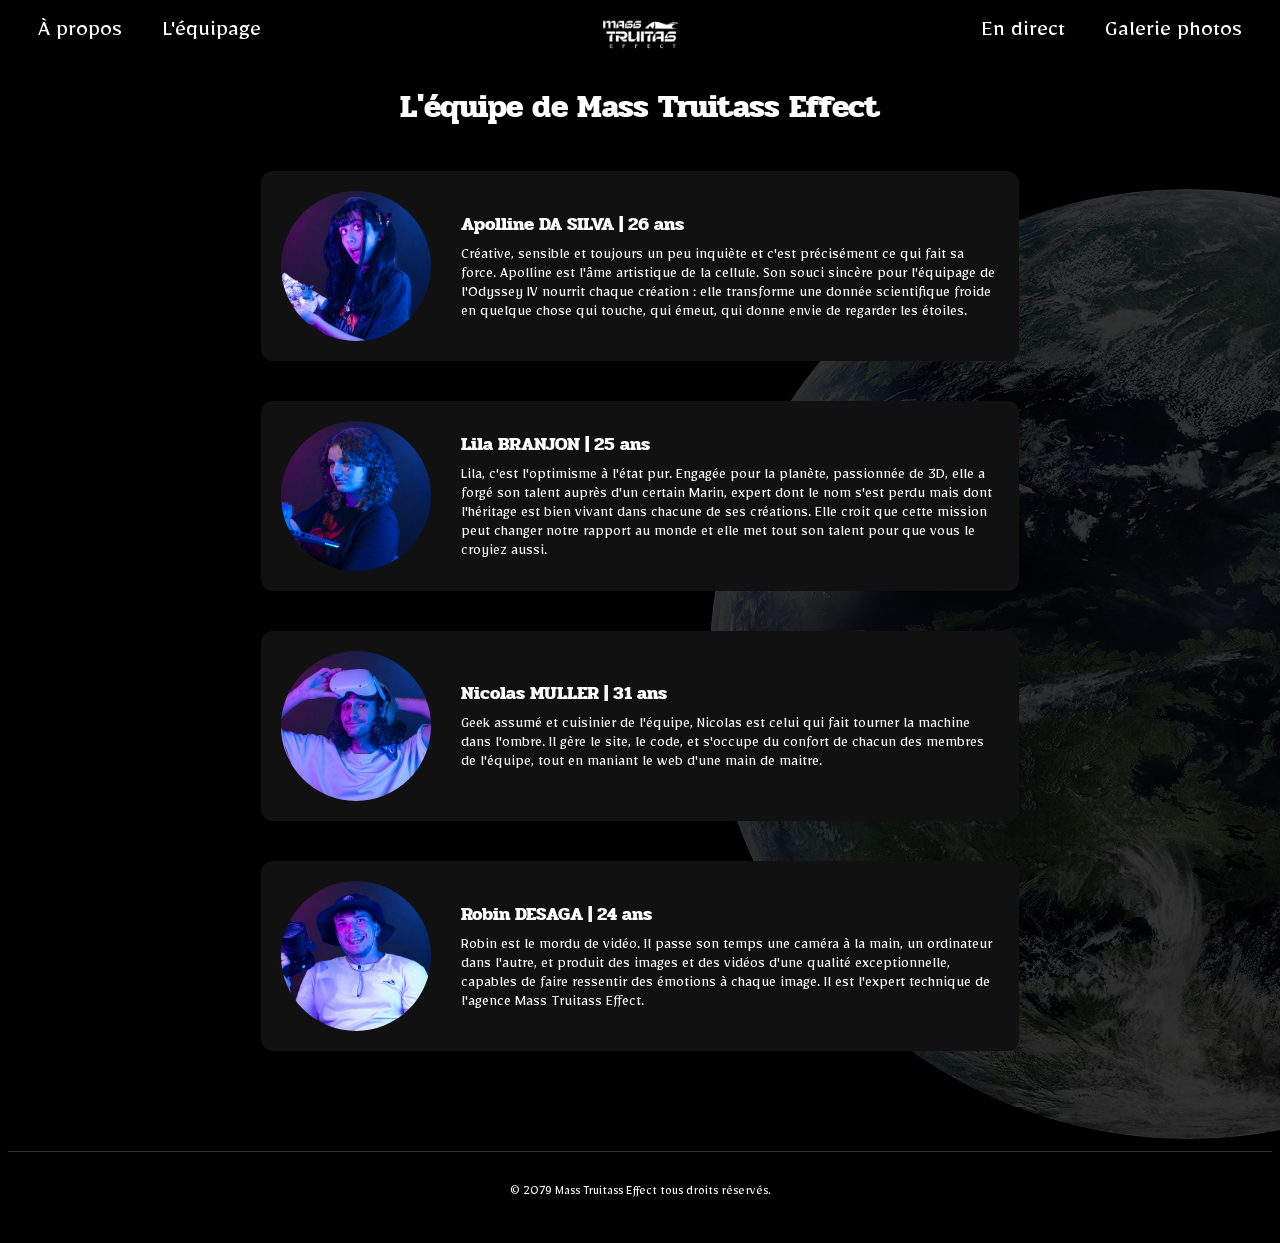
<file: aPropos.html>
<!DOCTYPE html>
<html lang="fr">

<head>
    <meta charset="UTF-8">
    <meta name="viewport" content="width=device-width, initial-scale=1.0">
    <meta name="author" content="Nicolas Muller">
    <link rel="icon" type="image/png" href="medias/logoNav.png">
    <link rel="stylesheet" href="css/nav.css">
    <link rel="stylesheet" href="css/aPropos.css">
    <link rel="stylesheet" href="css/footer.css">
    <link rel="stylesheet" href="css/tempeteSolaire.css">

    <title>A propos MTE</title>
</head>

<body>
    <nav>
        <div class="nav-gauche">
            <a href="aPropos.html">À propos</a>
            <a href="equipage.html">L'équipage</a>
        </div>
        <div class="nav-centre">
            <a href="index.html"><img src="medias/logo2Nav.png" alt="logo MTE"></a>
        </div>
        <div class="nav-droite">
            <div class="dropdown">
                <button class="dropdown-btn">En direct</button>
                <div class="dropdown-menu">
                    <a href="journal.html">Journal de bord</a>
                    <a href="eva.html">Suivi EVA</a>
                    <a href="decouverte.html">Découverte</a>

                </div>
            </div>
            <a href="photos.html">Galerie photos</a>
        </div>
        <button class="burger" onclick="toggleMenu()">☰</button>
        <div class="nav-mobile" id="navLiens">
            <a href="aPropos.html">À propos</a>
            <a href="equipage.html">L'équipage</a>
            <a href="journal.html">Journal de bord</a>
            <a href="eva.html">Suivi EVA</a>
            <a href="index.html"><img src="medias/logo2Nav.png" alt="logo MTE"></a>
            <a href="photos.html">Galerie photos</a>
        </div>
    </nav>

    <script>
        function toggleMenu() {
            document.getElementById('navLiens').classList.toggle('actif');
        }
    </script>




    <header>
        <h1>L'équipe de Mass Truitass Effect</h1>
    </header>


    <figure class="bg-img"><img src="medias/MTE.png" alt=""></figure>
    <div class="equipe">

        <div class="membre">
            <img src="medias/apolline.png" alt="Apolline DA SILVA">
            <div>
                <h3>Apolline DA SILVA | 26 ans</h3>
                <p>
                    Créative, sensible et toujours un peu inquiète et c'est précisément
                    ce qui fait sa force. Apolline est l'âme artistique de la cellule.
                    Son souci sincère pour l'équipage de l'Odyssey IV nourrit chaque
                    création : elle transforme une donnée scientifique froide en quelque
                    chose qui touche, qui émeut, qui donne envie de regarder les étoiles.
                </p>
            </div>
        </div>

        <div class="membre">
            <img src="medias/lila.png" alt="Lila BRANJON">
            <div>
                <h3>Lila BRANJON | 25 ans</h3>
                <p>
                    Lila, c'est l'optimisme à l'état pur. Engagée pour la planète,
                    passionnée de 3D, elle a forgé son talent auprès d'un certain Marin,
                    expert dont le nom s'est perdu mais dont l'héritage est bien vivant
                    dans chacune de ses créations. Elle croit que cette mission peut
                    changer notre rapport au monde et elle met tout son talent pour
                    que vous le croyiez aussi.
                </p>
            </div>
        </div>

        <div class="membre">
            <img src="medias/nicolas.png" alt="Nicolas MULLER">
            <div>
                <h3>Nicolas MULLER | 31 ans</h3>
                <p>
                    Geek assumé et cuisinier de l'équipe, Nicolas est celui qui fait
                    tourner la machine dans l'ombre. Il gère le site, le code, et
                    s'occupe du confort de chacun des membres de l'équipe, tout en maniant le web d'une main de maitre.
                </p>
            </div>
        </div>

        <div class="membre">
            <img src="medias/robin.png" alt="Robin DESAGA">
            <div>
                <h3>Robin DESAGA | 24 ans</h3>
                <p>
                    Robin est le mordu de vidéo. Il passe son temps une caméra à la main,
                    un ordinateur dans l'autre, et produit des images et des vidéos d'une
                    qualité exceptionnelle, capables de faire ressentir des émotions à chaque
                    image. Il est l'expert technique de l'agence Mass Truitass Effect.
                </p>
            </div>
        </div>

    </div>


    <footer>
        <p>© 2079 Mass Truitass Effect tous droits réservés.</p>
    </footer>

    <script src="js/tempeteSolaire.js" defer></script>
</body>

</html>
</file>
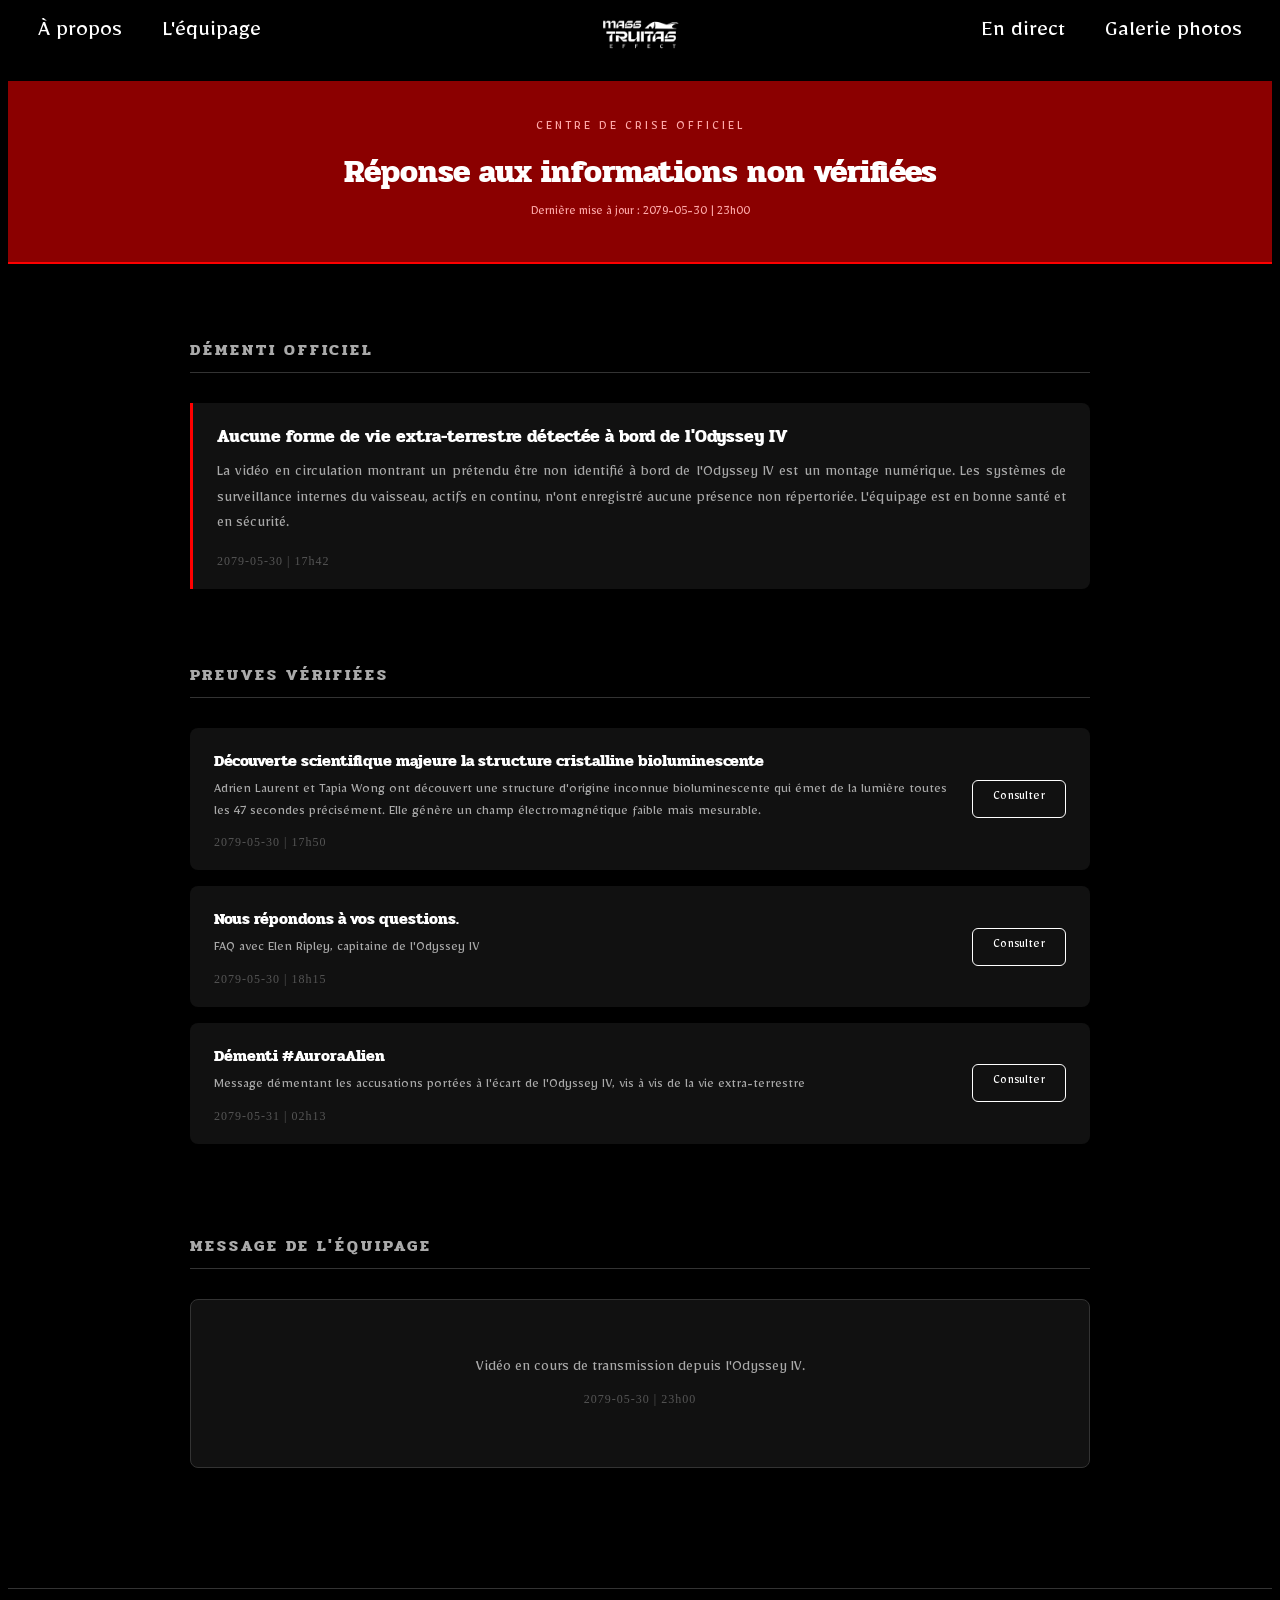
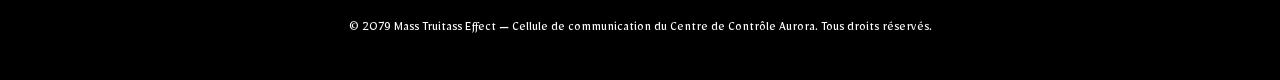
<file: centreCrise.html>
<!DOCTYPE html>
<html lang="fr">

<head>
    <meta charset="UTF-8">
    <meta name="author" content="Nicolas Muller">
    <meta name="viewport" content="width=device-width, initial-scale=1.0">
    <link rel="stylesheet" href="css/nav.css">
    <link rel="stylesheet" href="css/footer.css">
    <link rel="stylesheet" href="css/centreCrise.css">
    <link rel="icon" type="image/png" href="medias/logoNav.png">
    <title>Centre de crise</title>
</head>

<body>

    <nav>
        <div class="nav-gauche">
            <a href="aPropos.html">À propos</a>
            <a href="equipage.html">L'équipage</a>
        </div>
        <div class="nav-centre">
            <a href="index.html"><img src="medias/logo2Nav.png" alt="logo MTE"></a>
        </div>
        <div class="nav-droite">
            <div class="dropdown">
                <button class="dropdown-btn">En direct</button>
                <div class="dropdown-menu">
                    <a href="journal.html">Journal de bord</a>
                    <a href="eva.html">Suivi EVA</a>
                    <a href="decouverte.html">Découverte</a>
                </div>
            </div>
            <a href="photos.html">Galerie photos</a>
        </div>
        <button class="burger" onclick="toggleMenu()">☰</button>
        <div class="nav-mobile" id="navLiens">
            <a href="aPropos.html">À propos</a>
            <a href="equipage.html">L'équipage</a>
            <a href="journal.html">Journal de bord</a>
            <a href="eva.html">Suivi EVA</a>
            <a href="index.html"><img src="medias/logo2Nav.png" alt="logo MTE"></a>
            <a href="photos.html">Galerie photos</a>
        </div>
    </nav>

    <div class="crise-header">
        <p class="crise-label">CENTRE DE CRISE OFFICIEL</p>
        <h1>Réponse aux informations non vérifiées</h1>
        <p class="crise-date">Dernière mise à jour : 2079-05-30 | 23h00</p>
    </div>

    <main class="crise-main">

        <section class="section-dementi">
            <h2>Démenti officiel</h2>
            <div id="dementi-container"></div>
        </section>

        <section class="section-preuves">
            <h2>Preuves vérifiées</h2>
            <div id="preuves-container"></div>
        </section>

        <section class="section-video">
            <h2>Message de l'équipage</h2>
            <div class="video-placeholder">
                <p>Vidéo en cours de transmission depuis l'Odyssey IV.</p>
                <span class="video-horodatage">2079-05-30 | 23h00</span>
            </div>
        </section>

    </main>

    <footer>
        <p>© 2079 Mass Truitass Effect — Cellule de communication du Centre de Contrôle Aurora. Tous droits réservés.</p>
    </footer>

    <script>
        function toggleMenu() {
            document.getElementById('navLiens').classList.toggle('actif');
        }
    </script>
    <script src="js/crise.js"></script>

</body>
</html>
</file>
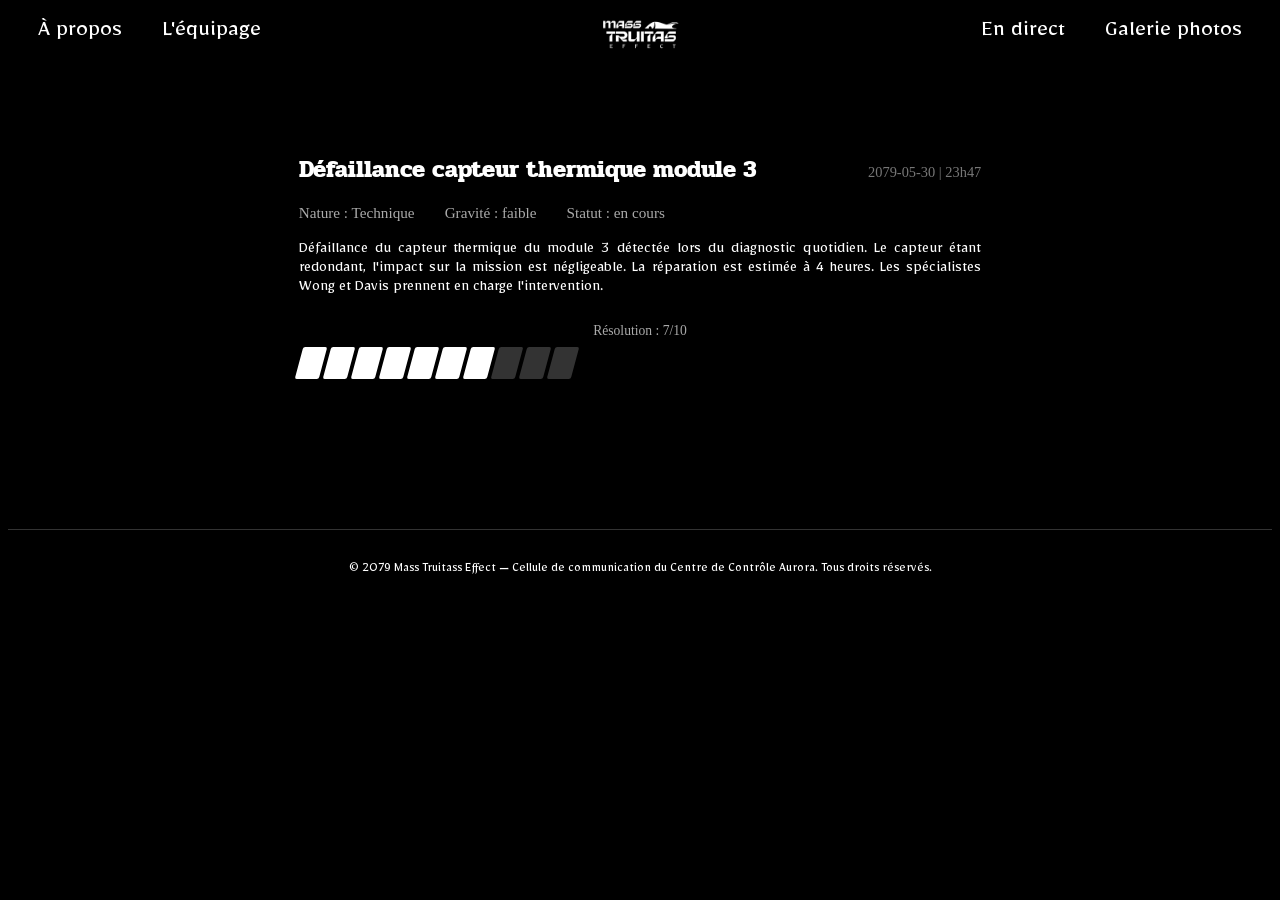
<file: journal.html>
<!DOCTYPE html>
<html lang="fr">

<head>
    <meta charset="UTF-8">
    <meta name="viewport" content="width=device-width, initial-scale=1.0">
    <meta name="author" content="Nicolas Muller">
    <link rel="icon" type="image/png" href="medias/logoNav.png">
    <link rel="stylesheet" href="css/footer.css">
    <link rel="stylesheet" href="css/nav.css">
    <link rel="stylesheet" href="css/journal.css">
    <link rel="stylesheet" href="css/tempeteSolaire.css">
    <title>Journal de bord</title>
</head>

<body>

    <nav>
        <div class="nav-gauche">
            <a href="aPropos.html">À propos</a>
            <a href="equipage.html">L'équipage</a>
        </div>
        <div class="nav-centre">
            <a href="index.html"><img src="medias/logo2Nav.png" alt="logo MTE"></a>
        </div>
        <div class="nav-droite">
            <div class="dropdown">
                <button class="dropdown-btn">En direct</button>
                <div class="dropdown-menu">
                    <a href="journal.html">Journal de bord</a>
                    <a href="eva.html">Suivi EVA</a>
                    <a href="decouverte.html">Découverte</a>

                </div>
            </div>
            <a href="photos.html">Galerie photos</a>
        </div>
        <button class="burger" onclick="toggleMenu()">☰</button>
        <div class="nav-mobile" id="navLiens">
            <a href="aPropos.html">À propos</a>
            <a href="equipage.html">L'équipage</a>
            <a href="journal.html">Journal de bord</a>
            <a href="eva.html">Suivi EVA</a>
            <a href="index.html"><img src="medias/logo2Nav.png" alt="logo MTE"></a>
            <a href="photos.html">Galerie photos</a>
        </div>
    </nav>


    <script>
        function toggleMenu() {
            document.getElementById('navLiens').classList.toggle('actif');
        }
    </script>

    <main id="journal"></main>

    <footer>
        <p>© 2079 Mass Truitass Effect — Cellule de communication du Centre de Contrôle Aurora. Tous droits réservés.
        </p>
    </footer>

    <script>
        function toggleMenu() {
            document.getElementById('navLiens').classList.toggle('actif');
        }

        function genererJauge(avancement, max) {
            let barres = '';
            for (let i = 0; i < max; i++) {
                if (i < avancement) {
                    barres += `<div class="barre pleine"></div>`;
                } else {
                    barres += `<div class="barre vide"></div>`;
                }
            }
            return barres;
        }

        fetch('journal.json')
            .then(r => r.json())
            .then(entrees => {
                const journal = document.getElementById('journal');
                entrees.forEach((entree, index) => {
                    journal.innerHTML += `
                        <article>
                            <div class="article-header">
                                <h2>${entree.titre}</h2>
                                <span class="meta">${entree.date} | ${entree.heure}</span>
                            </div>
                            <div class="article-infos">
                                <span>Nature : ${entree.nature}</span>
                                <span>Gravité : ${entree.gravite}</span>
                                <span>Statut : ${entree.statut}</span>
                            </div>
                            <p class="description">${entree.description}</p>
                            <div class="jauge-label">Résolution : ${entree.avancement}/${entree.avancement_max}</div>
                            <div class="jauge">
                                ${genererJauge(entree.avancement, entree.avancement_max)}
                            </div>
                        </article>
                        ${index < entrees.length - 1 ? '<hr>' : ''}
                    `;
                });
            });
    </script>

    <script src="js/tempeteSolaire.js" defer></script>
</body>

</html>


</body>

</html>
</file>
<file: css/nav.css>
@import url('https://fonts.googleapis.com/css2?family=Mirza:wght@400;500;600;700&family=Pridi:wght@200;300;400;500;600;700&display=swap');

:root {
    --color-bg: #000;
    --color-text: #fff;
}

body {
    background-color: var(--color-bg);
    color: var(--color-text);
}

h1, h2, h3, h4, h5, h6 {
    font-family: 'Pridi', cursive;
    color: var(--color-text);
}

p, a {
    font-family: 'Mirza', cursive;
    color: var(--color-text);
}

a {
    text-decoration: none;
}

/* NAV DESKTOP */
nav {
    display: grid;
    grid-template-columns: 1fr auto 1fr;
    align-items: center;
    padding: 0 20px;
    margin-bottom: 20px;
}

.nav-gauche {
    display: flex;
    gap: 20px;
    justify-content: flex-start;
    align-items: center;
}

.nav-centre {
    display: flex;
    justify-content: center;
    align-items: center;
}

.nav-droite {
    display: flex;
    gap: 20px;
    justify-content: flex-end;
    align-items: center;
}

nav a {
    padding: 10px;
    border-radius: 5px;
    transition: background-color 0.3s ease;
    font-size: 1.5em;
}

nav img {
    width: 80px;
    display: block;
}

/* DROPDOWN */
.dropdown {
    position: relative;
}

.dropdown-btn {
    background: none;
    border: none;
    color: var(--color-text);
    font-family: 'Mirza', cursive;
    font-size: 1.5em;
    cursor: pointer;
    padding: 10px;
    border-radius: 5px;
    transition: background-color 0.3s ease;
}

.dropdown-menu {
    display: none;
    position: absolute;
    top: 100%;
    left: 0;
    background-color: #111;
    border-radius: 8px;
    flex-direction: column;
    min-width: 180px;
    z-index: 100;
    overflow: hidden;
}

.dropdown-menu a {
    padding: 12px 16px;
    font-size: 1em;
    display: block;
}

.dropdown-menu a:hover {
    background-color: #222;
}

.dropdown:hover .dropdown-menu {
    display: flex;
}

/* BURGER */
.burger {
    display: none;
    background: none;
    border: none;
    color: var(--color-text);
    font-size: 2em;
    cursor: pointer;
    padding: 10px;
}

.nav-mobile {
    display: none;
}

/* NAV MOBILE */
@media (max-width: 768px) {
    nav {
        grid-template-columns: 1fr auto;
    }

    .nav-gauche, .nav-droite {
        display: none;
    }

    .nav-centre {
        justify-content: flex-start;
    }

    .burger {
        display: block;
    }

    .nav-mobile {
        display: none;
        flex-direction: column;
        align-items: center;
        gap: 16px;
        width: 100%;
        padding: 20px 0;
        grid-column: 1 / -1;
    }

    .nav-mobile.actif {
        display: flex;
    }

    nav a {
        font-size: 1.2em;
    }

    nav img {
        width: 60px;
    }

    .dropdown-btn {
        font-size: 1.2em;
    }

    .dropdown-menu {
        position: static;
        background-color: transparent;
        border-radius: 0;
    }
}
</file>
<file: css/aPropos.css>
body {
    overflow-x: hidden;
    position: relative;
}
header {
    text-align: center;
}

header h2 {
    margin-top: 0;
}

header h1 {
    margin-bottom: 0;
}
.bg-img {
    position: absolute;
    top: 100px;
    right: 0;
    z-index: -2;
    filter: opacity(20%);
    width: 60%;
}

.equipe {
    width: 60%;
    display: flex;
    justify-content: center;
    flex-direction: column;
    gap: 40px;
    padding: 40px;
    margin: 0 auto;
}

.membre {
    display: flex;
    flex-direction: row;
    align-items: center;
    gap: 30px;
    background-color: #111;
    border-radius: 12px;
    padding: 20px;
}

.membre img {
    width: 150px;
    height: 150px;
    object-fit: cover;
    object-position: center top;
    border-radius: 50%;
    flex-shrink: 0;
}

.membre h3 {
    margin-top: 0;
    margin-bottom: 10px;
}

.membre p {
    margin: 0;
}

@media (max-width: 768px) {
    body {
    overflow-x: hidden;
}
.bg-img{
    display: none;
}
    .equipe {
        padding-left: 40px;
        padding-right: 40px; 
    }

    .membre {
        flex-direction: column;
        text-align: center;
    }

    .membre img {
        width: 120px;
        height: 120px;
    }
}
</file>
<file: css/footer.css>
footer {
    text-align: center;
    padding: 20px;
    margin-top: 60px;
    border-top: 1px solid #333;
    color: #777;
    font-size: 0.85rem;
}
</file>
<file: css/tempeteSolaire.css>
/* Static overlay */
body.mode-degrade::before {
    content: '';
    position: fixed;
    top: 0;
    left: 0;
    width: 100%;
    height: 100%;
    z-index: 9998;
    pointer-events: none;
    background-image: url("data:image/svg+xml,%3Csvg viewBox='0 0 200 200' xmlns='http://www.w3.org/2000/svg'%3E%3Cfilter id='noise'%3E%3CfeTurbulence type='fractalNoise' baseFrequency='0.9' numOctaves='4' stitchTiles='stitch'/%3E%3C/filter%3E%3Crect width='100%25' height='100%25' filter='url(%23noise)' opacity='0.3'/%3E%3C/svg%3E");
    opacity: 0.35;
    animation: static 0.3s steps(3) infinite;
}



/* Scan lines */
body.mode-degrade::after {
    content: '';
    position: fixed;
    top: 0;
    left: 0;
    width: 100%;
    height: 100%;
    z-index: 9997;
    pointer-events: none;
    background: repeating-linear-gradient(
        0deg,
        transparent,
        transparent 2px,
        rgba(0, 0, 0, 0.15) 2px,
        rgba(0, 0, 0, 0.15) 4px
    );
}

/* Animation static */
@keyframes static {
    0%   { transform: translateX(0) translateY(0); opacity: 0.35; }
    20%  { transform: translateX(-3px) translateY(1px); opacity: 0.4; }
    40%  { transform: translateX(3px) translateY(-2px); opacity: 0.25; }
    60%  { transform: translateX(-2px) translateY(2px); opacity: 0.38; }
    80%  { transform: translateX(2px) translateY(-1px); opacity: 0.3; }
    100% { transform: translateX(0) translateY(0); opacity: 0.35; }
}
/* Glitch sur les titres */
body.mode-degrade h1,
body.mode-degrade h2 {
    animation: glitch 3s infinite;
}

@keyframes glitch {
    0%   { transform: translate(0); }
    92%  { transform: translate(0); }
    93%  { transform: translate(-3px, 1px); clip-path: inset(10% 0 80% 0); }
    94%  { transform: translate(3px, -1px); clip-path: inset(60% 0 20% 0); }
    95%  { transform: translate(0); clip-path: none; }
    97%  { transform: translate(-2px, 0); }
    98%  { transform: translate(2px, 0); }
    100% { transform: translate(0); }
}

/* Bandeau */
.bandeau-alerte {
    position: fixed;
    top: 0;
    left: 0;
    width: 100%;
    background-color: #8b0000;
    color: #fff;
    text-align: center;
    padding: 20px;
    font-size: 0.9rem;
    z-index: 9999;
    animation: clignoter 2s infinite;
    letter-spacing: 2px;
}

@keyframes clignoter {
    0%   { opacity: 1; }
    50%  { opacity: 0.6; }
    100% { opacity: 1; }
}
</file>
<file: css/centreCrise.css>
.crise-header {
    background-color: #8b0000;
    padding: 40px 5%;
    text-align: center;
    border-bottom: 2px solid #ff0000;
}

.crise-label {
    font-size: 0.85rem;
    letter-spacing: 3px;
    color: #ffaaaa;
    margin: 0 0 10px 0;
}

.crise-header h1 {
    margin: 0 0 10px 0;
    font-size: 2rem;
}

.crise-date {
    font-size: 0.8rem;
    color: #ffaaaa;
    margin: 0;
}

.crise-main {
    max-width: 900px;
    margin: 0 auto;
    padding: 60px 5%;
    display: flex;
    flex-direction: column;
    gap: 60px;
}

.crise-main h2 {
    font-size: 1rem;
    letter-spacing: 3px;
    text-transform: uppercase;
    color: #aaa;
    border-bottom: 1px solid #333;
    padding-bottom: 10px;
    margin-bottom: 30px;
}

/* Démenti */
.dementi-carte {
    border-left: 3px solid #ff0000;
    padding: 20px 24px;
    background-color: #111;
    border-radius: 0 8px 8px 0;
}

.dementi-carte h3 {
    margin: 0 0 12px 0;
    font-size: 1.1rem;
}

.dementi-carte p {
    margin: 0 0 12px 0;
    color: #aaa;
    line-height: 1.6;
    text-align: justify;
}

.dementi-carte .horodatage {
    font-size: 0.75rem;
    color: #555;
    letter-spacing: 1px;
}

/* Preuves */
.preuve-carte {
    display: flex;
    justify-content: space-between;
    align-items: center;
    padding: 20px 24px;
    background-color: #111;
    border-radius: 8px;
    margin-bottom: 16px;
    gap: 20px;
}

.preuve-info h3 {
    margin: 0 0 8px 0;
    font-size: 1rem;
}

.preuve-info p {
    margin: 0 0 8px 0;
    color: #aaa;
    font-size: 0.9rem;
    line-height: 1.5;
}

.preuve-info .horodatage {
    font-size: 0.75rem;
    color: #555;
    letter-spacing: 1px;
}

.preuve-lien {
    flex-shrink: 0;
    padding: 10px 20px;
    border: 1px solid #fff;
    border-radius: 6px;
    font-size: 0.85rem;
    color: #fff;
    transition: background-color 0.2s;
    white-space: nowrap;
}

.preuve-lien:hover {
    background-color: #fff;
    color: #000;
}

/* Vidéo */
.video-placeholder {
    background-color: #111;
    border-radius: 8px;
    padding: 60px;
    text-align: center;
    border: 1px solid #333;
}

.video-placeholder p {
    color: #aaa;
    margin: 0 0 10px 0;
}

.video-horodatage {
    font-size: 0.75rem;
    color: #555;
    letter-spacing: 1px;
}
@media (max-width: 768px) {
    h1 {
        font-size: 2em;
    }

    .texte {
        width: 90%;
    }

    .monolithe-section {
        display: flex;
        flex-direction: column;
        padding: 20px 5%;
        min-height: auto;
        gap: 20px;
    }

    .col-canvas {
        order: -1;
        width: 100%;
        justify-content: center;
    }

    #monolithe-canvas {
        width: 200px;
        height: 350px;
    }

    .col-texte {
        width: 100%;
    }
}
</file>
<file: css/journal.css>
main {
    padding: 40px 5%;
}

article {
    width: 60%;
    text-align: center;
    margin: 0 auto;
    padding: 30px 0;
}

.article-header {
    display: flex;
    justify-content: space-between;
    align-items: baseline;
    margin-bottom: 16px;
}

.article-header h2 {
    margin: 0;
}

.meta {
    font-size: 0.9em;
    color: #777;
}

.article-infos {
    display: flex;
    gap: 30px;
    margin-bottom: 20px;
    font-size: 0.95em;
    color: #aaa;
}

.description {
    margin-bottom: 24px;
    text-align: justify;
}

.jauge-label {
    font-size: 0.85em;
    color: #aaa;
    margin-bottom: 8px;
}

.jauge {
    display: flex;
    gap: 4px;
    margin-bottom: 20px;
}

.barre {
    width: 24px;
    height: 32px;
    transform: skewX(-15deg);
    border-radius: 2px;
}

.barre.pleine {
    background-color: #fff;
}

.barre.vide {
    background-color: #333;
}

.resolution {
    color: #aaa;
    font-style: italic;
    text-align: justify;
}

hr {
    border: none;
    border-top: 1px solid #333;
    margin: 0;
}

@media (max-width: 768px) {
    .article-header {
        flex-direction: column;
        gap: 6px;
    }
    article {
    width: 100%;
    text-align: center;
    margin: 0 auto;
    padding: 30px 0;
}

    .article-infos {
        flex-direction: column;
        gap: 6px;
    }
}
</file>
